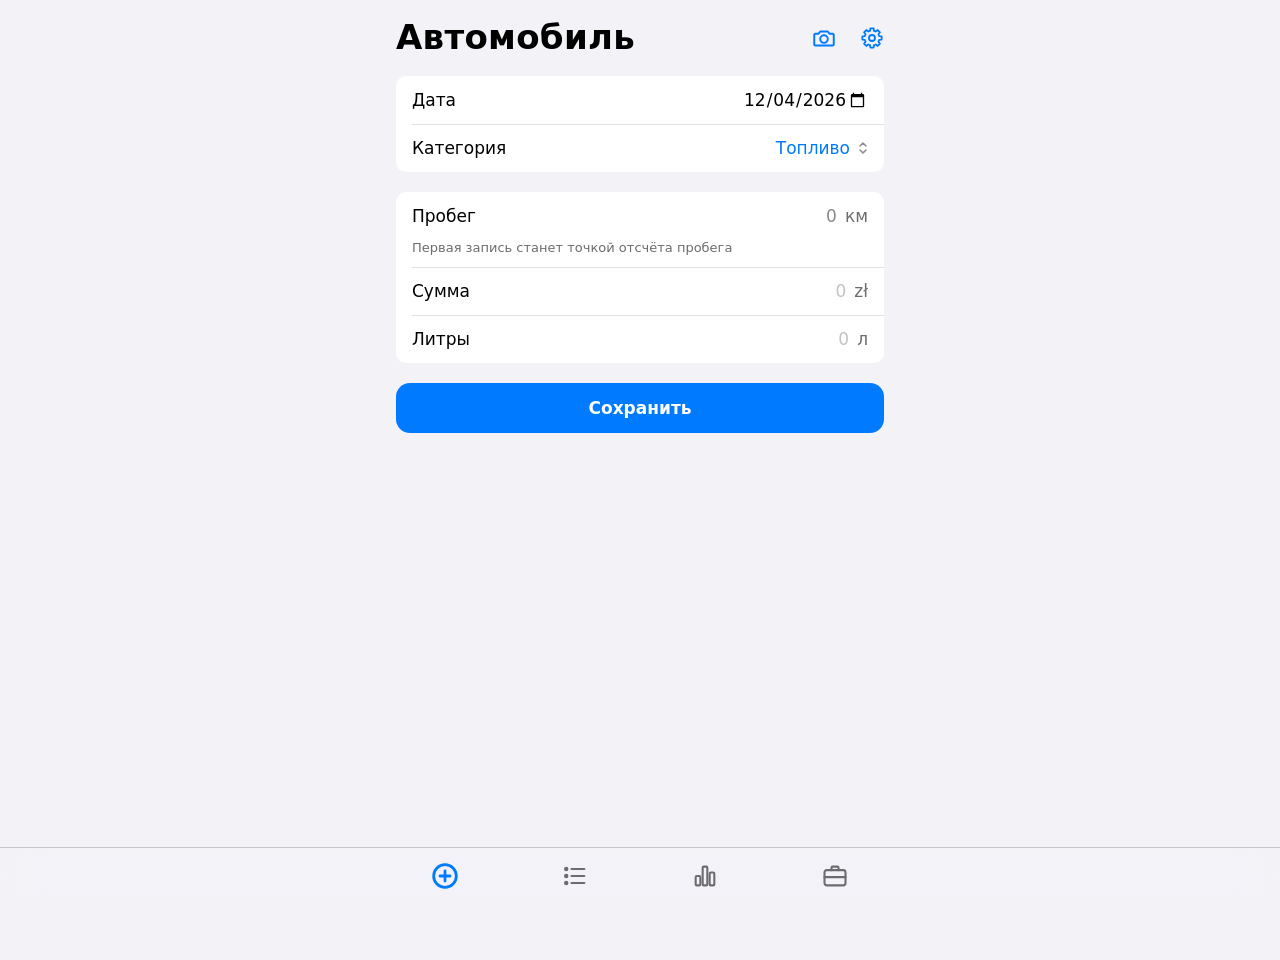
<file: index.html>
<!DOCTYPE html>
<html lang="ru">
<head>
  <meta charset="UTF-8">
  <!-- Политика безопасности: страница может запускать код только со своего адреса,
       не может отправлять данные на другие адреса, подгружать чужие картинки и отправлять формы. -->
  <meta http-equiv="Content-Security-Policy" content="default-src 'none'; script-src 'self' 'wasm-unsafe-eval'; style-src 'self'; img-src 'self' data:; connect-src 'self'; manifest-src 'self'; worker-src 'self'; form-action 'none'; base-uri 'none'">
  <meta name="viewport" content="width=device-width, initial-scale=1, viewport-fit=cover">
  <meta name="color-scheme" content="light dark">
  <link rel="manifest" href="manifest.json">
  <link rel="apple-touch-icon" href="icons/apple-touch-icon.png">
  <meta name="theme-color" content="#f2f2f7" media="(prefers-color-scheme: light)">
  <meta name="theme-color" content="#000000" media="(prefers-color-scheme: dark)">
  <meta name="mobile-web-app-capable" content="yes">
  <meta name="apple-mobile-web-app-capable" content="yes">
  <meta name="apple-mobile-web-app-title" content="Финансы">
  <meta name="apple-mobile-web-app-status-bar-style" content="black-translucent">
  <title>Учёт финансов</title>
  <script src="theme-init.js"></script>
  <link rel="stylesheet" href="style.css">
  <!-- Dexie: обёртка над IndexedDB (хранилище в браузере) -->
  <script src="libs/dexie.min.js"></script>
</head>
<body>

  <!-- ================= Главный экран ================= -->
  <div id="screen-main">
    <header class="large-title">
      <div class="title-row">
        <h1 id="app-title">Автомобиль</h1>
        <div class="title-actions">
          <button type="button" id="receipt-camera" class="icon-button" aria-label="Фото чека">
            <svg viewBox="0 0 24 24" width="26" height="26" fill="none" stroke="currentColor" stroke-width="1.8" stroke-linecap="round" stroke-linejoin="round" aria-hidden="true">
              <path d="M4 8h3l1.5-2h7L17 8h3a1 1 0 0 1 1 1v9a1 1 0 0 1-1 1H4a1 1 0 0 1-1-1V9a1 1 0 0 1 1-1z"/>
              <circle cx="12" cy="13" r="3.5"/>
            </svg>
          </button>
        <button type="button" id="open-settings" class="icon-button" aria-label="Настройки">
          <span class="badge" id="settings-badge" hidden></span>
          <svg viewBox="0 0 24 24" width="24" height="24" fill="none" stroke="currentColor" stroke-width="1.8" stroke-linejoin="round" aria-hidden="true">
            <path d="M10.08 4.85L10.38 2.33L13.62 2.33L13.92 4.85A7.4 7.4 0 0 1 15.70 5.59L17.69 4.02L19.98 6.31L18.41 8.30A7.4 7.4 0 0 1 19.15 10.08L21.67 10.38L21.67 13.62L19.15 13.92A7.4 7.4 0 0 1 18.41 15.70L19.98 17.69L17.69 19.98L15.70 18.41A7.4 7.4 0 0 1 13.92 19.15L13.62 21.67L10.38 21.67L10.08 19.15A7.4 7.4 0 0 1 8.30 18.41L6.31 19.98L4.02 17.69L5.59 15.70A7.4 7.4 0 0 1 4.85 13.92L2.33 13.62L2.33 10.38L4.85 10.08A7.4 7.4 0 0 1 5.59 8.30L4.02 6.31L6.31 4.02L8.30 5.59A7.4 7.4 0 0 1 10.08 4.85Z"/>
            <circle cx="12" cy="12" r="3"/>
          </svg>
        </button>
        </div>
      </div>
      <p class="subtitle" id="header-mileage"></p>
    </header>

    <main>
      <p id="app-error" class="banner" hidden></p>

      <!-- Напоминание о резервной копии -->
      <div class="reminder" id="backup-reminder" hidden>
        <p id="backup-reminder-text"></p>
        <div class="reminder-actions">
          <button type="button" id="reminder-save" class="link-button">Сохранить копию</button>
          <button type="button" id="reminder-later" class="link-button muted">Позже</button>
        </div>
      </div>

      <!-- Три экрана лежат в одной обёртке: при переключении они едут рядом (см. showTab в ui.js) -->
      <div id="panels">
      <!-- ===== Экран ввода ===== -->
      <section id="view-entry" role="tabpanel" aria-labelledby="tab-entry">
        <!-- Результат распознавания чека: ход работы и предупреждения. Фото обрабатывается на телефоне и нигде не сохраняется -->
        <p id="receipt-status" class="receipt-note" role="status" aria-live="polite" hidden></p>
        <input type="file" id="receipt-file" accept="image/*" capture="environment" hidden>

        <form id="entry-form" novalidate>

          <p class="edit-banner" id="edit-banner" hidden></p>

          <div class="group">
            <div class="row">
              <label for="date">Дата</label>
              <input type="date" id="date" aria-describedby="error-date">
              <p class="error" id="error-date"></p>
            </div>
            <div class="row">
              <label for="category">Категория</label>
              <select id="category" aria-describedby="error-category"></select>
              <p class="error" id="error-category"></p>
            </div>
          </div>

          <div class="group">
            <div class="row">
              <label for="mileage">Пробег</label>
              <!-- Зелёная метка "+500 км" между названием и значением, только для топлива -->
              <span id="mileage-delta" class="delta" hidden></span>
              <input type="text" id="mileage" inputmode="numeric" placeholder="0" autocomplete="off" aria-describedby="mileage-hint error-mileage">
              <span class="unit">км</span>
              <p class="hint" id="mileage-hint"></p>
              <p class="error" id="error-mileage"></p>
            </div>
            <div class="row">
              <label for="amount">Сумма</label>
              <input type="text" id="amount" inputmode="decimal" placeholder="0" autocomplete="off" aria-describedby="error-amount">
              <select id="currency" aria-label="Валюта"></select>
              <span class="unit" id="amount-unit"></span>
              <p class="error" id="error-amount"></p>
            </div>
            <!-- Появляется, когда выбрана валюта не базовая (только в разделах с мультивалютностью) -->
            <div class="row" id="field-rate" hidden>
              <label for="rate" id="rate-label">Курс</label>
              <input type="text" id="rate" inputmode="decimal" placeholder="3,9" autocomplete="off" aria-describedby="rate-hint rate-preview error-rate">
              <p class="hint" id="rate-hint"></p>
              <p class="hint" id="rate-preview"></p>
              <p class="error" id="error-rate"></p>
            </div>
            <!-- Только для категории "Топливо" -->
            <div class="row" id="field-liters" hidden>
              <label for="liters">Литры</label>
              <input type="text" id="liters" inputmode="decimal" placeholder="0" autocomplete="off" aria-describedby="error-liters">
              <span class="unit">л</span>
              <p class="error" id="error-liters"></p>
            </div>
            <!-- Для всех остальных категорий -->
            <div class="row" id="field-comment" hidden>
              <label for="comment">Комментарий</label>
              <input type="text" id="comment" maxlength="200" placeholder="Необязательно" autocomplete="off" aria-describedby="error-comment">
              <p class="error" id="error-comment"></p>
            </div>
          </div>

          <div class="form-actions">
            <button type="submit" id="save" class="primary">Сохранить</button>
            <button type="button" id="discard" class="discard" aria-label="Отменить ввод" title="Отменить ввод" hidden>
              <svg viewBox="0 0 24 24" width="16" height="16" fill="none" stroke="currentColor" stroke-width="3" stroke-linecap="round" aria-hidden="true">
                <path d="M6 6l12 12M18 6L6 18"/>
              </svg>
            </button>
          </div>
          <button type="button" id="cancel-edit" class="secondary" hidden>Отмена</button>
          <button type="button" id="delete" class="secondary destructive" hidden>Удалить запись</button>
        </form>
      </section>

      <!-- ===== Журнал: записи списком; нажатие на запись открывает её на изменение ===== -->
      <section id="view-history" role="tabpanel" aria-labelledby="tab-history" hidden>
        <div class="group">
          <div class="row">
            <label for="history-category">Категория</label>
            <select id="history-category"></select>
          </div>
        </div>
        <p class="footer" id="history-summary"></p>
        <ul id="history-list" class="group records"></ul>
      </section>

      <!-- ===== Экран статистики (графики добавим на этапе 8) ===== -->
      <section id="view-stats" role="tabpanel" aria-labelledby="tab-stats" hidden>
        <div class="group">
          <div class="row">
            <label for="stats-period">Период</label>
            <select id="stats-period">
              <option value="month">Текущий месяц</option>
              <option value="year">Текущий год</option>
              <option value="lastYear">Прошлый год</option>
              <option value="all">Всё время</option>
            </select>
          </div>
          <!-- Стрелки выбора месяца: видны только для периода "Текущий месяц" -->
          <div class="row month-nav" id="month-nav" hidden>
            <button type="button" id="month-prev" class="nav-arrow" aria-label="Предыдущий месяц">
              <svg viewBox="0 0 10 18" width="10" height="18" fill="none" stroke="currentColor" stroke-width="2.4" stroke-linecap="round" stroke-linejoin="round" aria-hidden="true"><path d="M8.5 1.5 1.5 9l7 7.5"/></svg>
            </button>
            <span class="month-title" id="month-nav-title"></span>
            <button type="button" id="month-next" class="nav-arrow" aria-label="Следующий месяц">
              <svg viewBox="0 0 10 18" width="10" height="18" fill="none" stroke="currentColor" stroke-width="2.4" stroke-linecap="round" stroke-linejoin="round" aria-hidden="true"><path d="M1.5 1.5 8.5 9l-7 7.5"/></svg>
            </button>
          </div>
        </div>
        <p class="footer" id="stats-range"></p>

        <div class="tiles" id="stats-summary"></div>
        <p class="footer" id="stats-empty" hidden>За этот период записей нет.</p>

        <div id="stats-details">
          <h2 id="stats-chart-title"></h2>
          <div class="chart-card">
            <div id="stats-chart"></div>
            <div class="legend" id="stats-legend"></div>
            <div class="chart-info" id="stats-chart-info" aria-live="polite"></div>
          </div>

          <div id="stats-chart2-block">
            <h2 id="stats-chart2-title"></h2>
            <div class="chart-card">
              <div id="stats-chart2"></div>
              <div class="chart-info" id="stats-chart2-info" aria-live="polite"></div>
            </div>
          </div>

          <h2>По категориям</h2>
          <ul id="stats-categories" class="group records"></ul>

          <div id="stats-groups-block">
            <h2 id="stats-groups-title"></h2>
            <ul id="stats-groups" class="group records"></ul>
          </div>
        </div>
      </section>

      <!-- ===== Поездки: список -> поездка -> форма поездки / форма расхода (показывается одно из четырёх) ===== -->
      <section id="view-trips" role="tabpanel" aria-labelledby="tab-trips" hidden>

        <!-- Список поездок -->
        <div id="trips-screen-list">
          <button type="button" id="trip-new" class="primary">Новая поездка</button>
          <h2>Поездки</h2>
          <ul id="trips-list" class="group records"></ul>
          <p class="footer" id="trips-note"></p>
        </div>

        <!-- Одна поездка: итог, категории, расходы -->
        <div id="trips-screen-trip" hidden>
          <button type="button" id="trip-back" class="nav-back">
            <svg viewBox="0 0 10 18" width="10" height="18" fill="none" stroke="currentColor" stroke-width="2.4" stroke-linecap="round" stroke-linejoin="round" aria-hidden="true"><path d="M8.5 1.5 1.5 9l7 7.5"/></svg>
            Поездки
          </button>
          <div class="trip-hero">
            <div class="trip-name" id="trip-title"></div>
            <div class="trip-dates" id="trip-dates"></div>
            <div class="trip-total" id="trip-total"></div>
            <div class="trip-sub" id="trip-sub"></div>
          </div>
          <button type="button" id="expense-new" class="primary">Добавить расход</button>
          <div id="trip-categories-block">
            <h2>По категориям</h2>
            <ul id="trip-categories" class="group records"></ul>
          </div>
          <h2>Расходы</h2>
          <ul id="trip-expenses" class="group records"></ul>
          <button type="button" id="trip-edit" class="secondary">Изменить поездку</button>
        </div>

        <!-- Форма поездки (новая или изменение) -->
        <form id="trip-form" data-no-swipe novalidate hidden>
          <p class="edit-banner" id="tf-banner"></p>
          <div class="group">
            <div class="row">
              <label for="tf-name">Название</label>
              <input type="text" id="tf-name" maxlength="60" placeholder="Например, Берлин" autocomplete="off" aria-describedby="error-tf-name">
              <p class="error" id="error-tf-name"></p>
            </div>
            <div class="row">
              <label for="tf-date-from">С</label>
              <input type="date" id="tf-date-from" aria-describedby="error-tf-date-from">
              <p class="error" id="error-tf-date-from"></p>
            </div>
            <div class="row">
              <label for="tf-date-to">По</label>
              <input type="date" id="tf-date-to" aria-describedby="error-tf-date-to">
              <p class="error" id="error-tf-date-to"></p>
            </div>
          </div>
          <div class="group">
            <div class="row">
              <label for="tf-currency">Валюта</label>
              <select id="tf-currency" aria-describedby="error-tf-currency"></select>
              <p class="error" id="error-tf-currency"></p>
            </div>
            <div class="row" id="field-tf-rate" hidden>
              <label for="tf-rate" id="tf-rate-label">Курс</label>
              <input type="text" id="tf-rate" inputmode="decimal" placeholder="4,3" autocomplete="off" aria-describedby="tf-rate-hint error-tf-rate">
              <p class="hint" id="tf-rate-hint"></p>
              <p class="error" id="error-tf-rate"></p>
            </div>
          </div>
          <p class="footer" id="tf-footer"></p>
          <div class="form-actions">
            <button type="submit" id="tf-save" class="primary">Сохранить</button>
          </div>
          <button type="button" id="tf-cancel" class="secondary">Отмена</button>
          <button type="button" id="tf-delete" class="secondary destructive" hidden>Удалить поездку</button>
        </form>

        <!-- Форма расхода (новый или изменение) -->
        <form id="expense-form" data-no-swipe novalidate hidden>
          <p class="edit-banner" id="ef-banner"></p>
          <div class="group">
            <div class="row">
              <label for="ef-date">Дата</label>
              <input type="date" id="ef-date" aria-describedby="error-ef-date">
              <p class="error" id="error-ef-date"></p>
            </div>
            <div class="row">
              <label for="ef-category">Категория</label>
              <select id="ef-category" aria-describedby="error-ef-category"></select>
              <p class="error" id="error-ef-category"></p>
            </div>
          </div>
          <div class="group">
            <div class="row">
              <label for="ef-amount">Сумма</label>
              <input type="text" id="ef-amount" inputmode="decimal" placeholder="0" autocomplete="off" aria-describedby="ef-preview error-ef-amount">
              <select id="ef-currency" aria-label="Валюта" aria-describedby="error-ef-currency"></select>
              <p class="hint ef-preview" id="ef-preview"></p>
              <p class="error" id="error-ef-amount"></p>
              <p class="error" id="error-ef-currency"></p>
            </div>
            <div class="row" id="field-ef-rate" hidden>
              <label for="ef-rate">Курс</label>
              <input type="text" id="ef-rate" inputmode="decimal" placeholder="4,3" autocomplete="off" aria-describedby="ef-rate-hint error-ef-rate">
              <p class="hint" id="ef-rate-hint"></p>
              <p class="error" id="error-ef-rate"></p>
            </div>
            <div class="row">
              <label for="ef-comment">Комментарий</label>
              <input type="text" id="ef-comment" maxlength="200" placeholder="Необязательно" autocomplete="off" aria-describedby="error-ef-comment">
              <p class="error" id="error-ef-comment"></p>
            </div>
          </div>
          <div class="form-actions">
            <button type="submit" id="ef-save" class="primary">Сохранить</button>
          </div>
          <button type="button" id="ef-cancel" class="secondary">Отмена</button>
          <button type="button" id="ef-delete" class="secondary destructive" hidden>Удалить расход</button>
        </form>
      </section>
      </div>
    </main>

    <!-- Нижняя панель: переключение экранов. Подписи для экранных читалок — в aria-label -->
    <nav class="tabbar" id="tabbar" aria-label="Экран">
      <div class="tabs" role="tablist">
        <button type="button" class="tab" role="tab" id="tab-entry" aria-controls="view-entry" aria-selected="true" aria-label="Ввод" title="Ввод">
          <svg viewBox="0 0 24 24" fill="none" stroke="currentColor" stroke-width="1.8" stroke-linecap="round" stroke-linejoin="round" aria-hidden="true">
            <circle cx="12" cy="12" r="9"/>
            <path d="M12 8v8M8 12h8"/>
          </svg>
        </button>
        <button type="button" class="tab" role="tab" id="tab-history" aria-controls="view-history" aria-selected="false" aria-label="Журнал" title="Журнал">
          <svg viewBox="0 0 24 24" fill="none" stroke="currentColor" stroke-width="1.8" stroke-linecap="round" stroke-linejoin="round" aria-hidden="true">
            <path d="M9 6h11M9 12h11M9 18h11"/>
            <circle cx="4.5" cy="6" r="1" fill="currentColor"/>
            <circle cx="4.5" cy="12" r="1" fill="currentColor"/>
            <circle cx="4.5" cy="18" r="1" fill="currentColor"/>
          </svg>
        </button>
        <button type="button" class="tab" role="tab" id="tab-stats" aria-controls="view-stats" aria-selected="false" aria-label="Статистика" title="Статистика">
          <svg viewBox="0 0 24 24" fill="none" stroke="currentColor" stroke-width="1.8" stroke-linecap="round" stroke-linejoin="round" aria-hidden="true">
            <rect x="4" y="12" width="4" height="8" rx="1"/>
            <rect x="10" y="4" width="4" height="16" rx="1"/>
            <rect x="16" y="9" width="4" height="11" rx="1"/>
          </svg>
        </button>
        <button type="button" class="tab" role="tab" id="tab-trips" aria-controls="view-trips" aria-selected="false" aria-label="Поездки" title="Поездки">
          <svg viewBox="0 0 24 24" fill="none" stroke="currentColor" stroke-width="1.8" stroke-linecap="round" stroke-linejoin="round" aria-hidden="true">
            <rect x="3" y="7" width="18" height="13" rx="2"/>
            <path d="M9 7V5a1 1 0 0 1 1-1h4a1 1 0 0 1 1 1v2M3 13h18"/>
          </svg>
        </button>
      </div>
    </nav>
  </div>

  <!-- ================= Экран настроек ================= -->
  <div id="screen-settings" hidden>
    <div class="navbar">
      <div class="navbar-inner">
        <button type="button" id="settings-back" class="nav-back">
          <svg viewBox="0 0 10 18" width="10" height="18" fill="none" stroke="currentColor" stroke-width="2.4" stroke-linecap="round" stroke-linejoin="round" aria-hidden="true"><path d="M8.5 1.5 1.5 9l7 7.5"/></svg>
          Назад
        </button>
        <span class="nav-title">Настройки</span>
        <span></span>
      </div>
    </div>

    <main>
      <h2 class="first">Категории</h2>

      <!-- Редактор категории: открывается для новой или выбранной категории -->
      <form id="category-form" novalidate hidden>
        <p class="edit-banner" id="cat-banner"></p>
        <div class="group">
          <div class="row">
            <label for="cat-name">Название</label>
            <input type="text" id="cat-name" maxlength="40" placeholder="Например, Мойка" autocomplete="off" aria-describedby="error-cat-name">
            <p class="error" id="error-cat-name"></p>
          </div>
          <div class="row">
            <label for="cat-kind">Тип</label>
            <select id="cat-kind" aria-describedby="cat-kind-hint error-cat-kind">
              <option value="regular">Обычная</option>
              <option value="fuel">Топливо</option>
            </select>
            <p class="hint" id="cat-kind-hint"></p>
            <p class="error" id="error-cat-kind"></p>
          </div>
        </div>
        <button type="submit" id="cat-save" class="primary">Сохранить</button>
        <button type="button" id="cat-cancel" class="secondary">Отмена</button>
        <button type="button" id="cat-delete" class="secondary destructive" hidden>Удалить категорию</button>
      </form>

      <ul id="categories-list" class="group records"></ul>
      <p class="footer">Скрытые категории не показываются в форме, но их записи остаются в истории.</p>
      <button type="button" id="add-category" class="secondary">Добавить категорию</button>

      <h2>Оформление</h2>
      <div class="group">
        <div class="row">
          <label for="theme-select">Тема</label>
          <select id="theme-select">
            <option value="system">Как в системе</option>
            <option value="light">Светлая</option>
            <option value="dark">Тёмная</option>
          </select>
        </div>
      </div>

      <h2>Чек</h2>
      <div class="group">
        <button type="button" id="receipt-gallery" class="row-button">Фото чека из галереи…</button>
        <button type="button" id="receipt-show-text" class="row-button">Текст последнего чека</button>
      </div>
      <p class="footer pre" id="receipt-debug" hidden></p>
      <p class="footer">Значок камеры на вкладке «Ввод» открывает камеру сразу. Фото обрабатывается на телефоне, нигде не сохраняется и никуда не отправляется. Если на чеке есть не только топливо, записываются только сумма и литры топлива.</p>
      <input type="file" id="receipt-file-gallery" accept="image/*" hidden>

      <h2>Данные</h2>
      <div class="group">
        <button type="button" id="export-backup" class="row-button">Сохранить резервную копию</button>
        <button type="button" id="restore-backup" class="row-button">Восстановить из копии…</button>
        <button type="button" id="open-snapshots" class="row-button">Автокопии в приложении…</button>
        <button type="button" id="import-csv" class="row-button">Импорт из CSV (Google Таблицы)…</button>
        <button type="button" id="export-csv" class="row-button">Выгрузить в CSV для таблиц</button>
        <button type="button" id="clear-records" class="row-button destructive">Удалить все записи…</button>
      </div>
      <p class="footer pre" id="data-footer"></p>
      <input type="file" id="restore-file" accept=".json,application/json" hidden>
      <input type="file" id="import-file" accept=".csv,text/csv,text/plain" hidden>

      <!-- Предпросмотр импорта: открывается после выбора CSV-файла -->
      <form id="import-form" novalidate hidden>
        <p class="edit-banner" id="import-banner"></p>
        <div class="group">
          <div class="row"><span class="row-label">Найдено строк</span><span class="row-value" id="import-total"></span></div>
          <div class="row"><span class="row-label">Будет добавлено</span><span class="row-value" id="import-ready"></span></div>
          <div class="row"><span class="row-label">Уже есть (пропуск)</span><span class="row-value" id="import-dups"></span></div>
          <div class="row"><span class="row-label">С ошибками</span><span class="row-value" id="import-errors"></span></div>
          <div class="row">
            <label for="import-category">Категория</label>
            <select id="import-category"></select>
            <p class="hint">Для строк, у которых в файле нет своей категории.</p>
          </div>
        </div>
        <p class="footer pre" id="import-details"></p>
        <button type="submit" id="import-confirm" class="primary">Импортировать</button>
        <button type="button" id="import-cancel" class="secondary">Отмена</button>
      </form>

      <!-- Автокопии внутри приложения -->
      <div id="snapshots-panel" hidden>
        <p class="edit-banner">Автокопии в приложении</p>
        <ul id="snapshots-list" class="group records"></ul>
        <p class="footer">Нажмите на копию, чтобы вернуть данные к тому состоянию. Приложение само делает копию в начале дня и перед опасными действиями (восстановление, импорт, удаление всех записей), хранятся последние 10. Они лежат в этом же браузере, поэтому от его очистки не защищают, для этого нужна резервная копия-файл.</p>
        <button type="button" id="snapshots-close" class="secondary">Закрыть</button>
      </div>
    </main>
  </div>

  <div id="toast" class="toast" role="status" aria-live="polite"></div>

  <script type="module" src="app.js"></script>
</body>
</html>
</file>
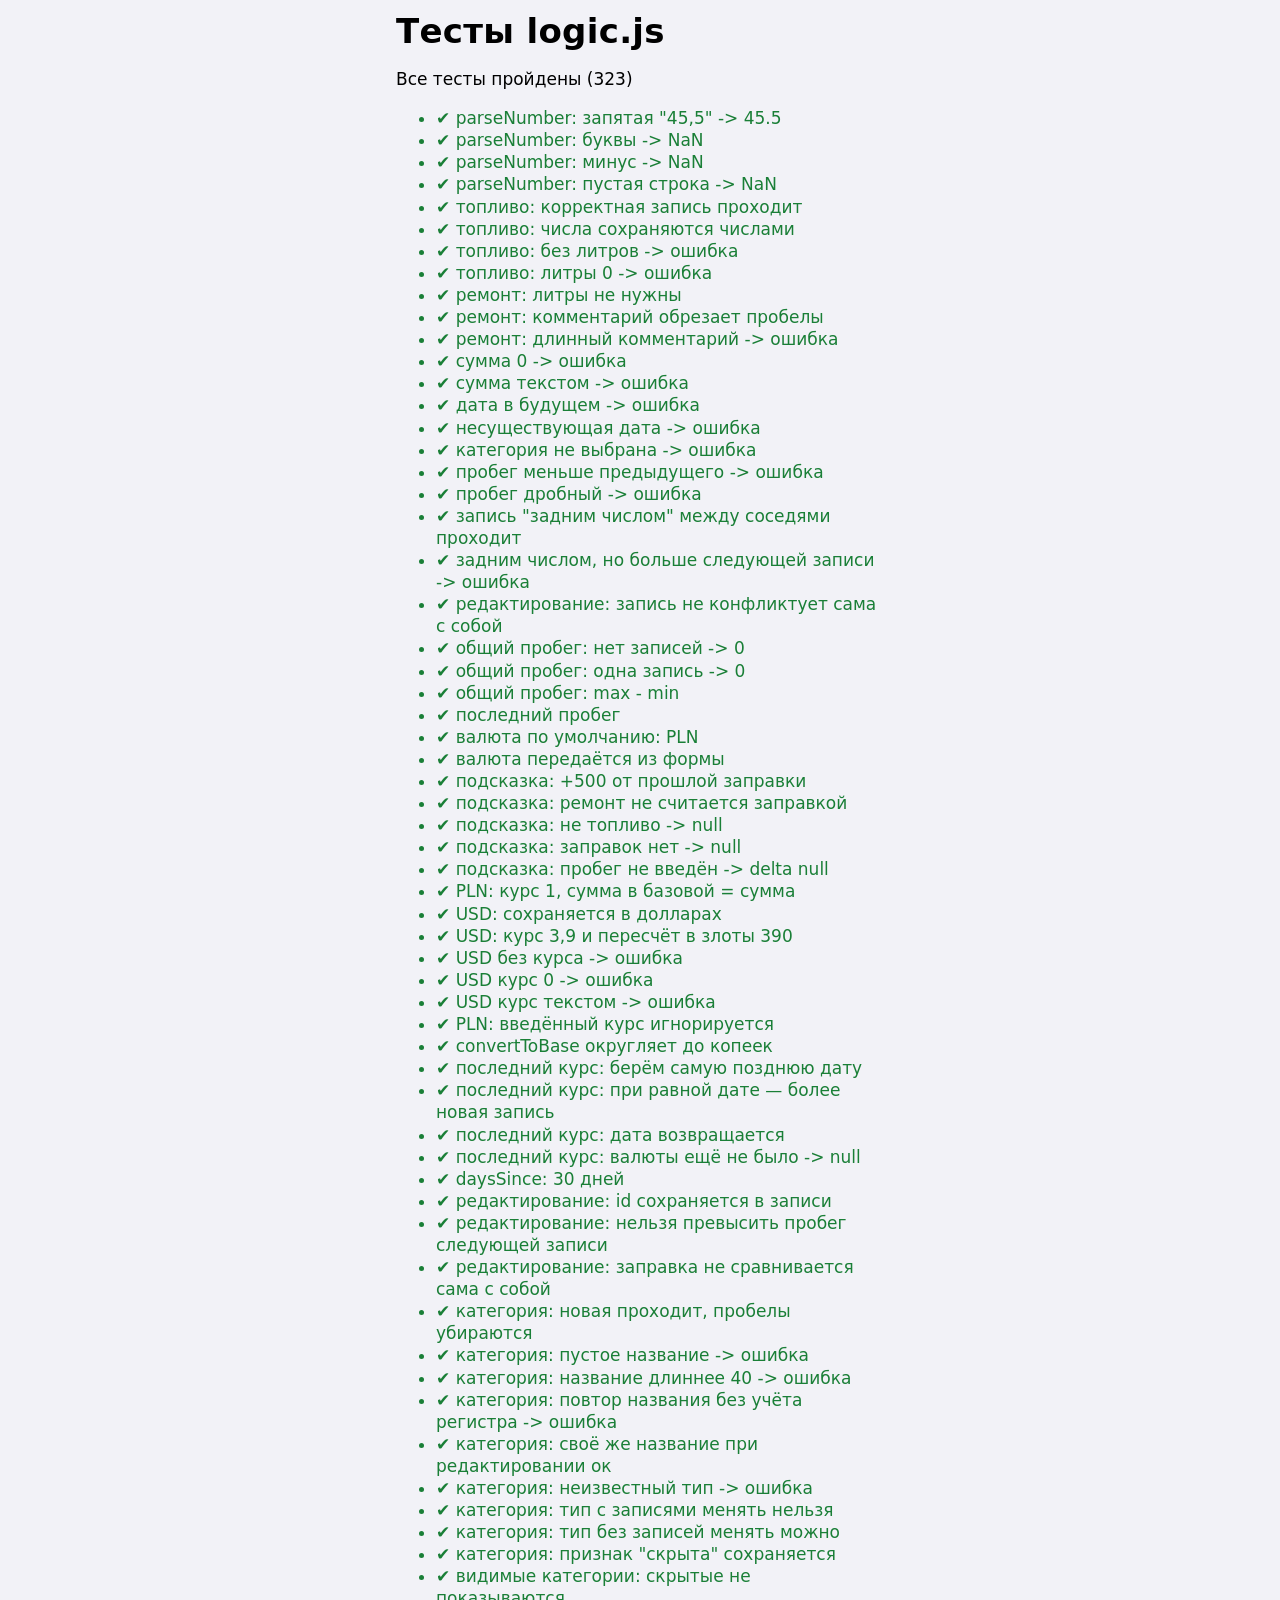
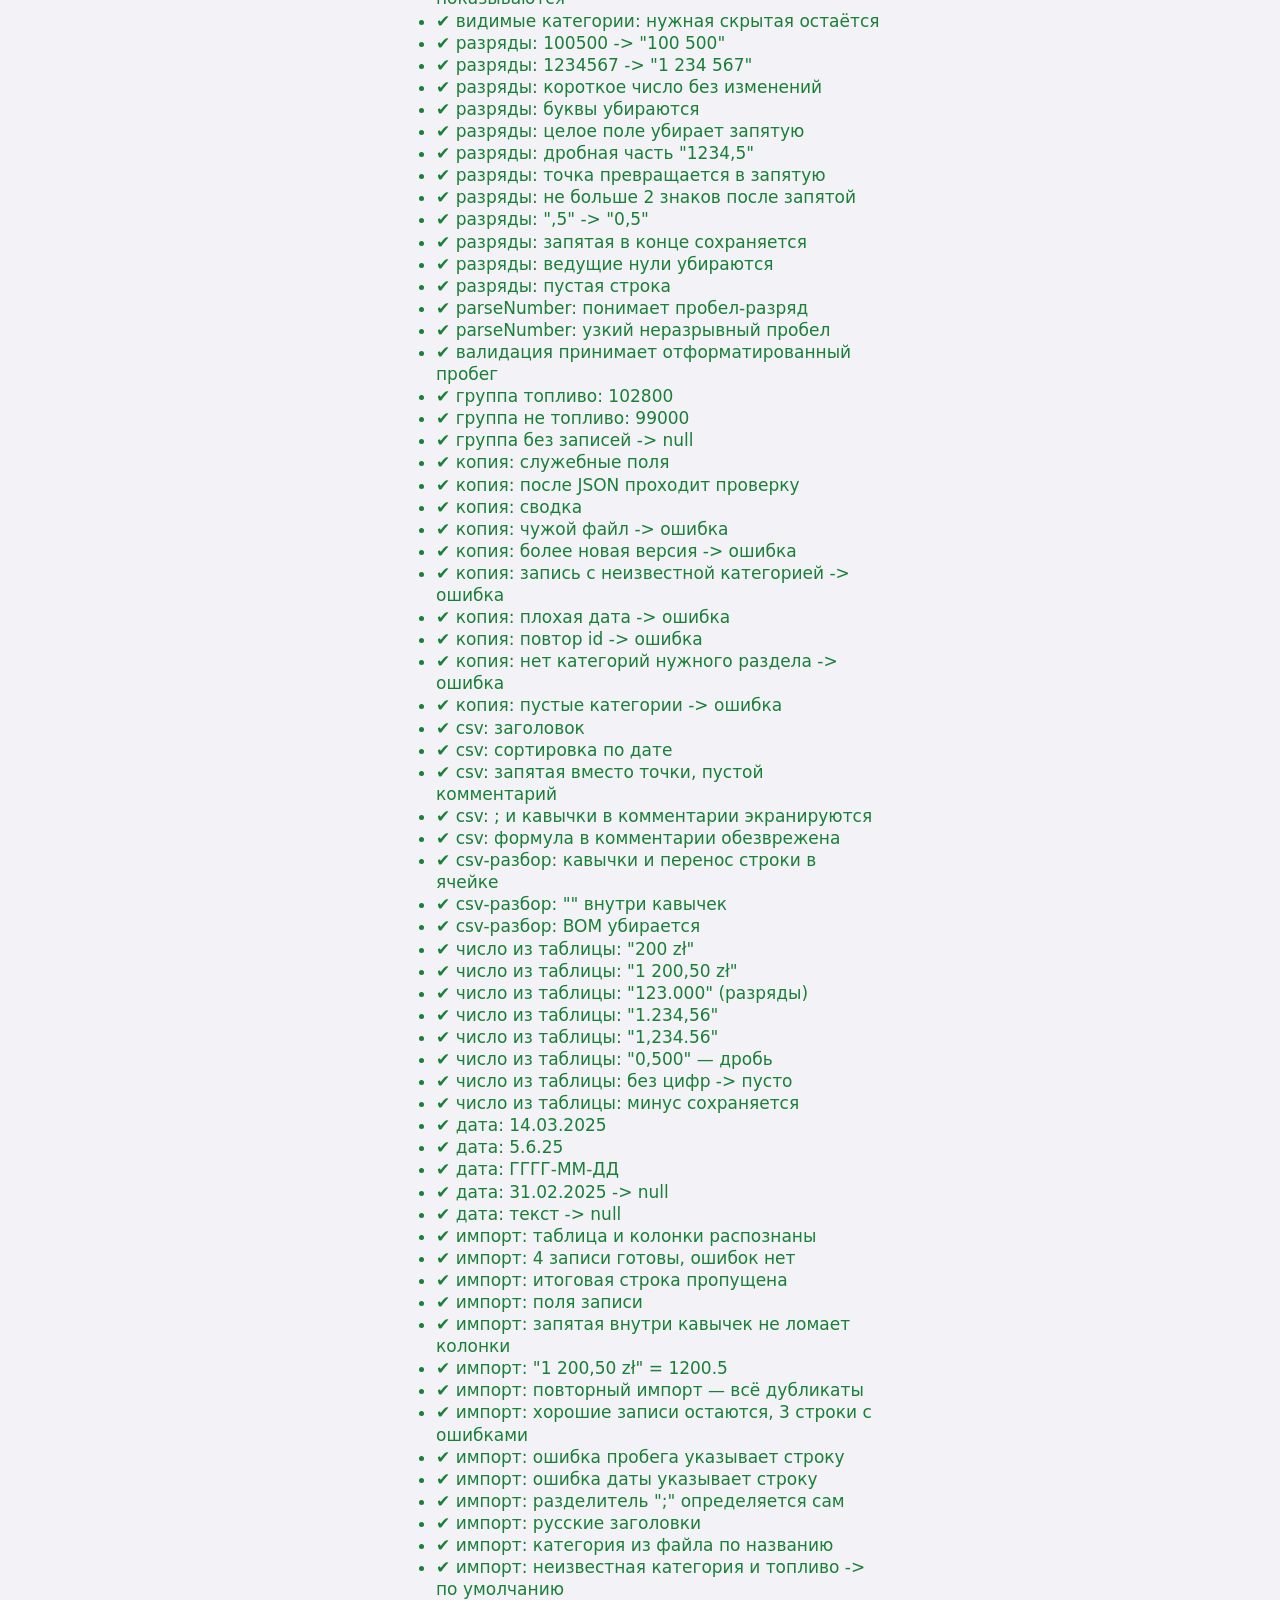
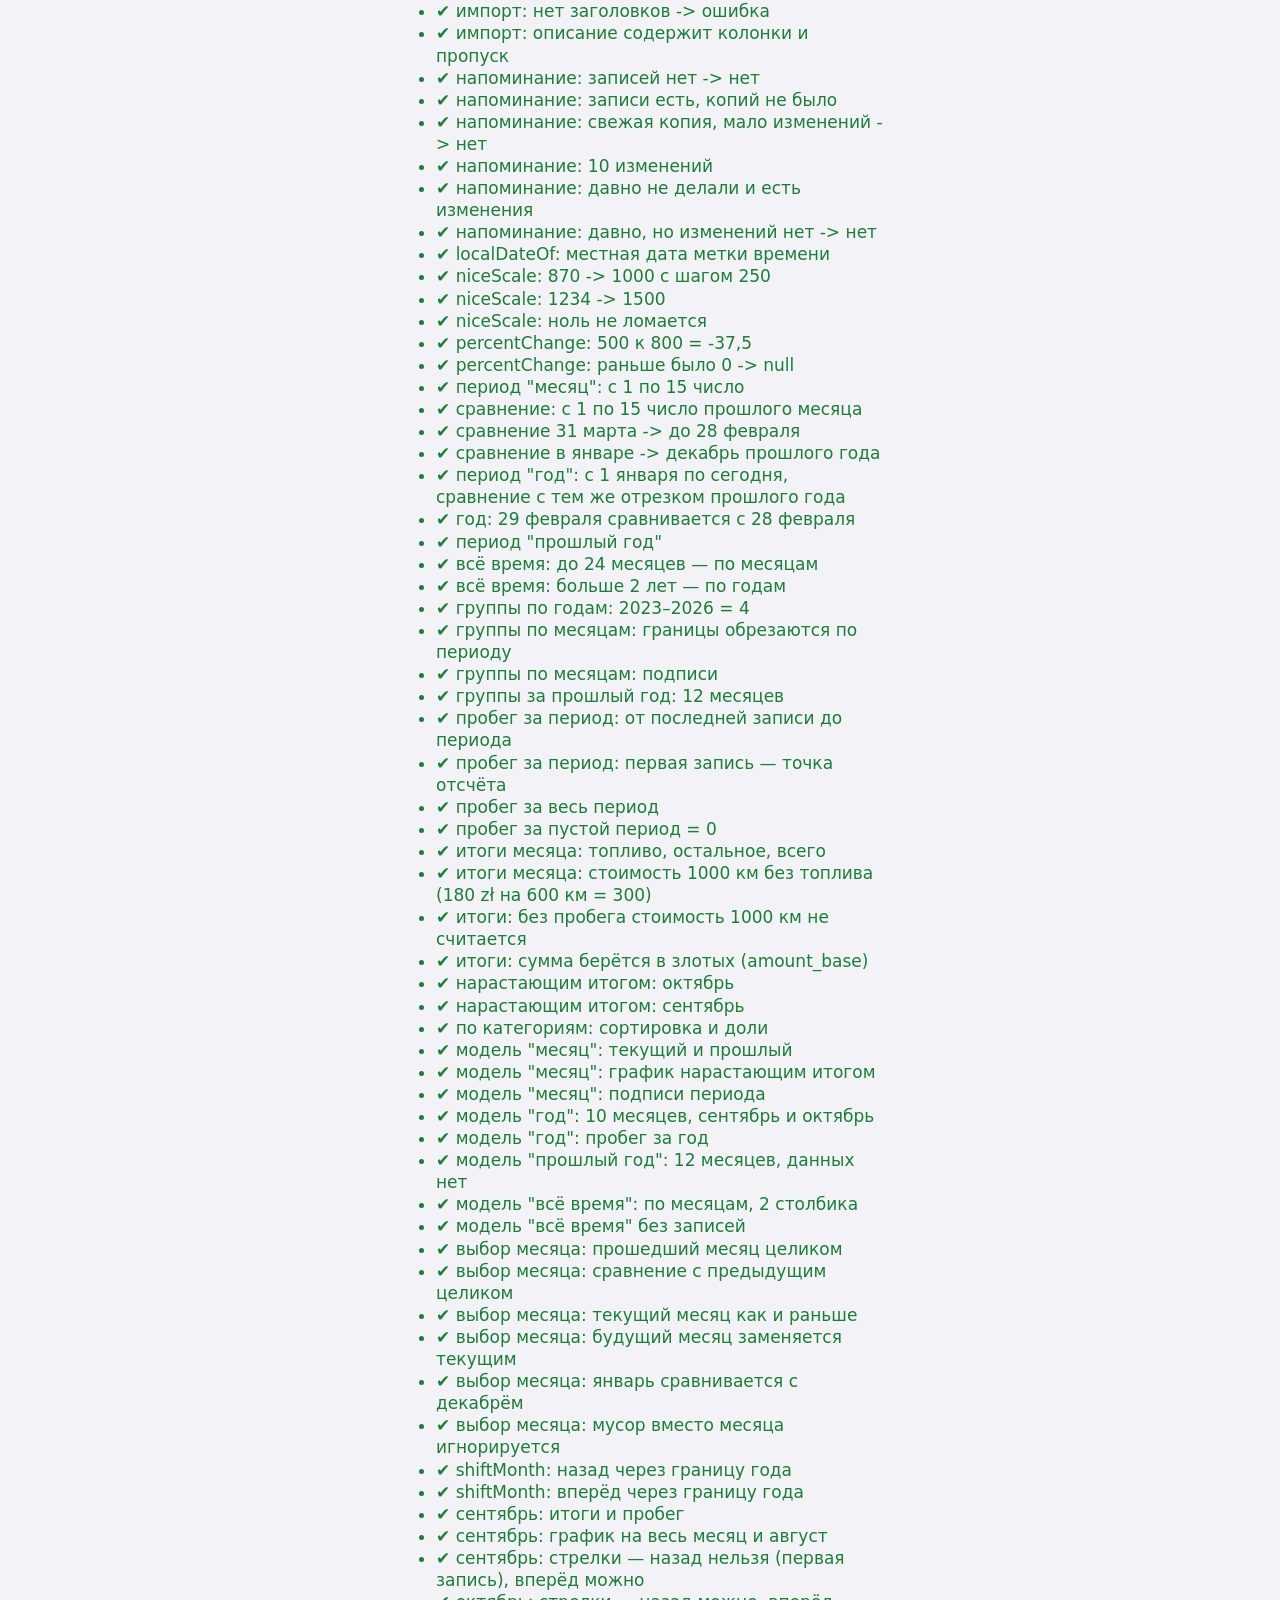
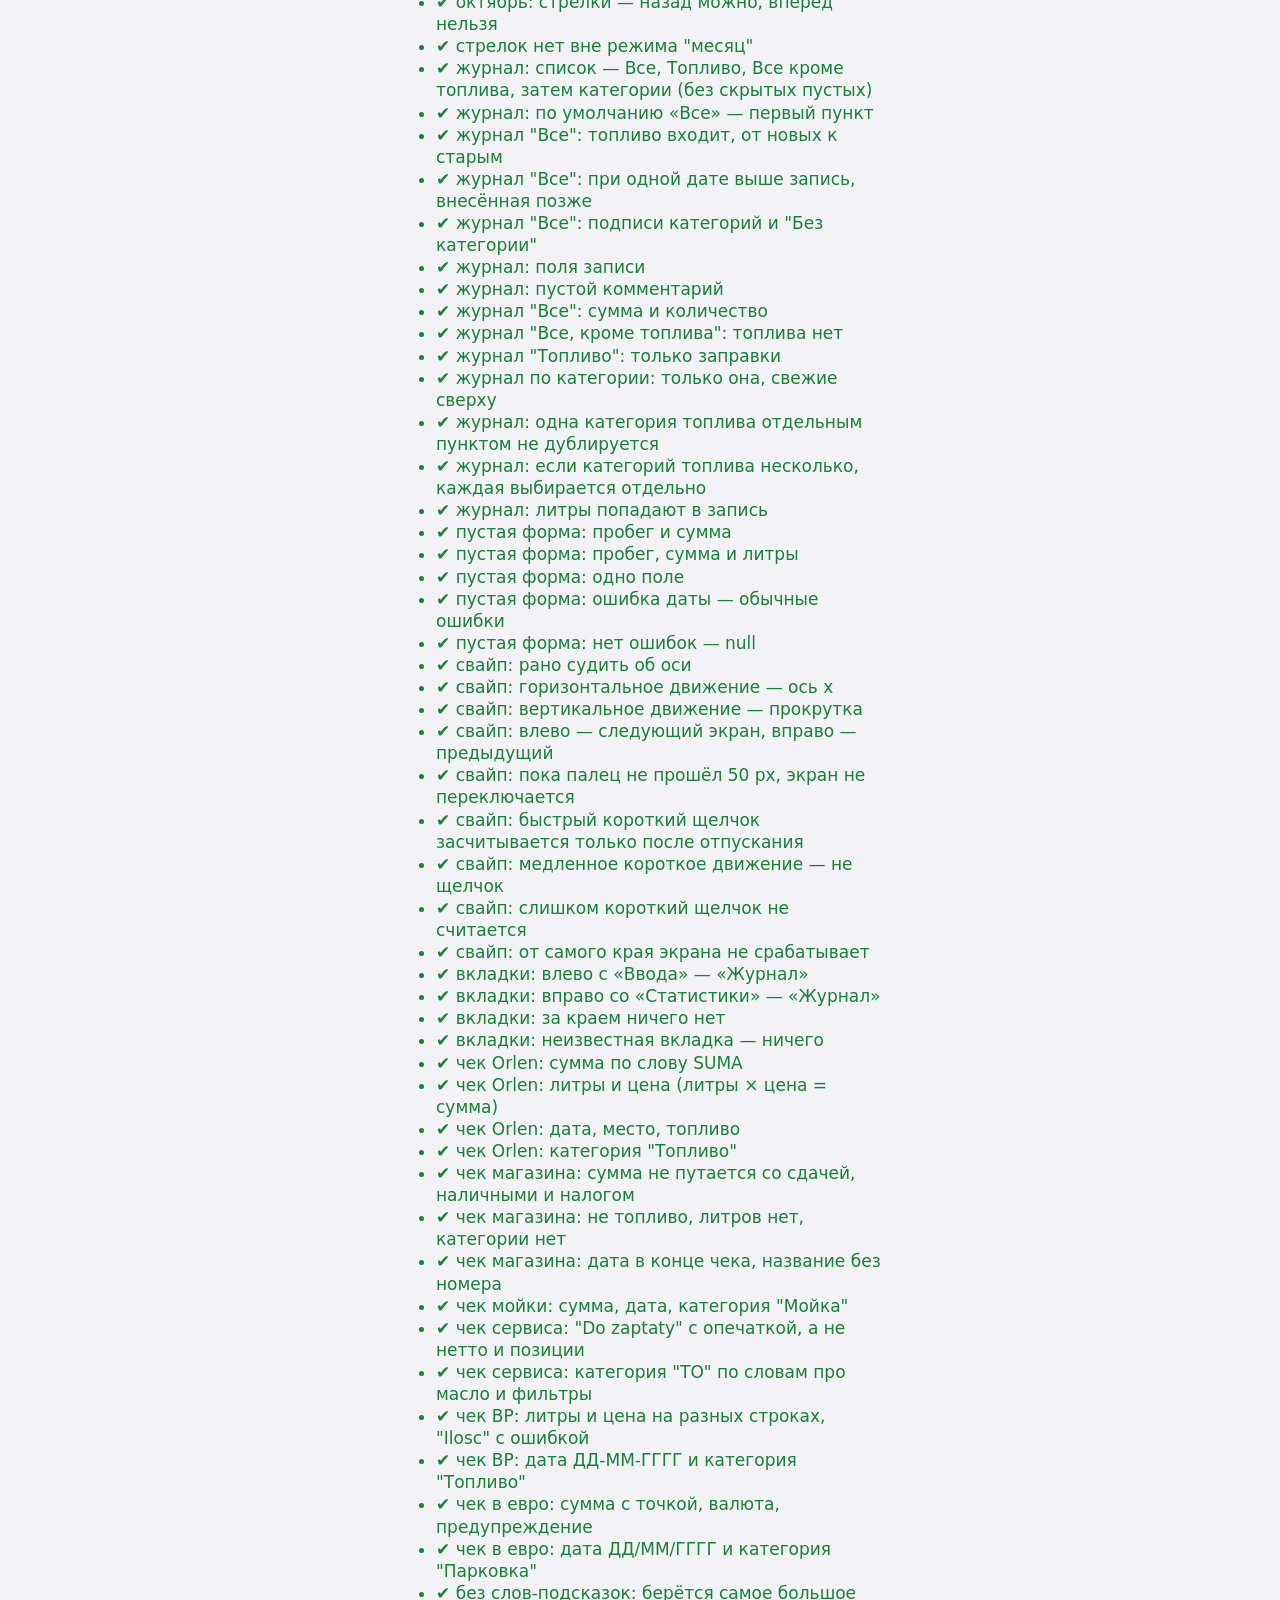
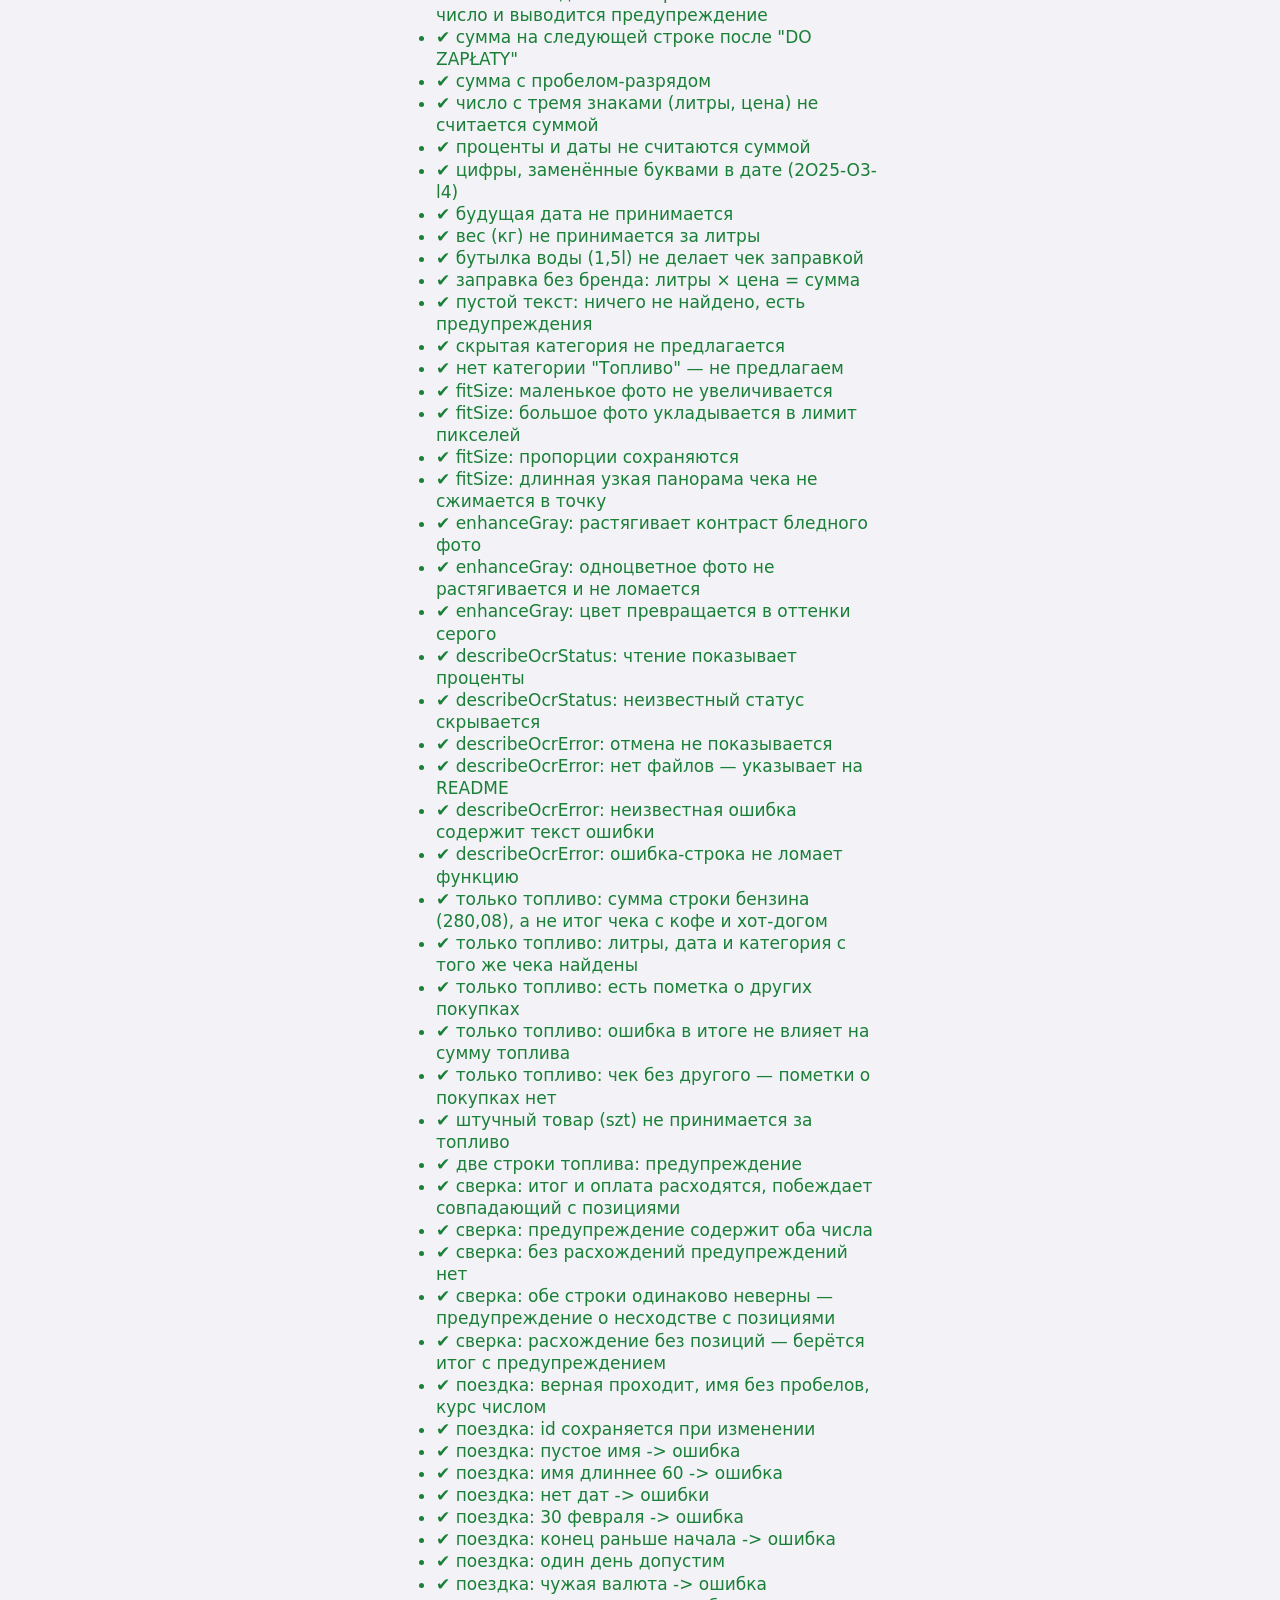
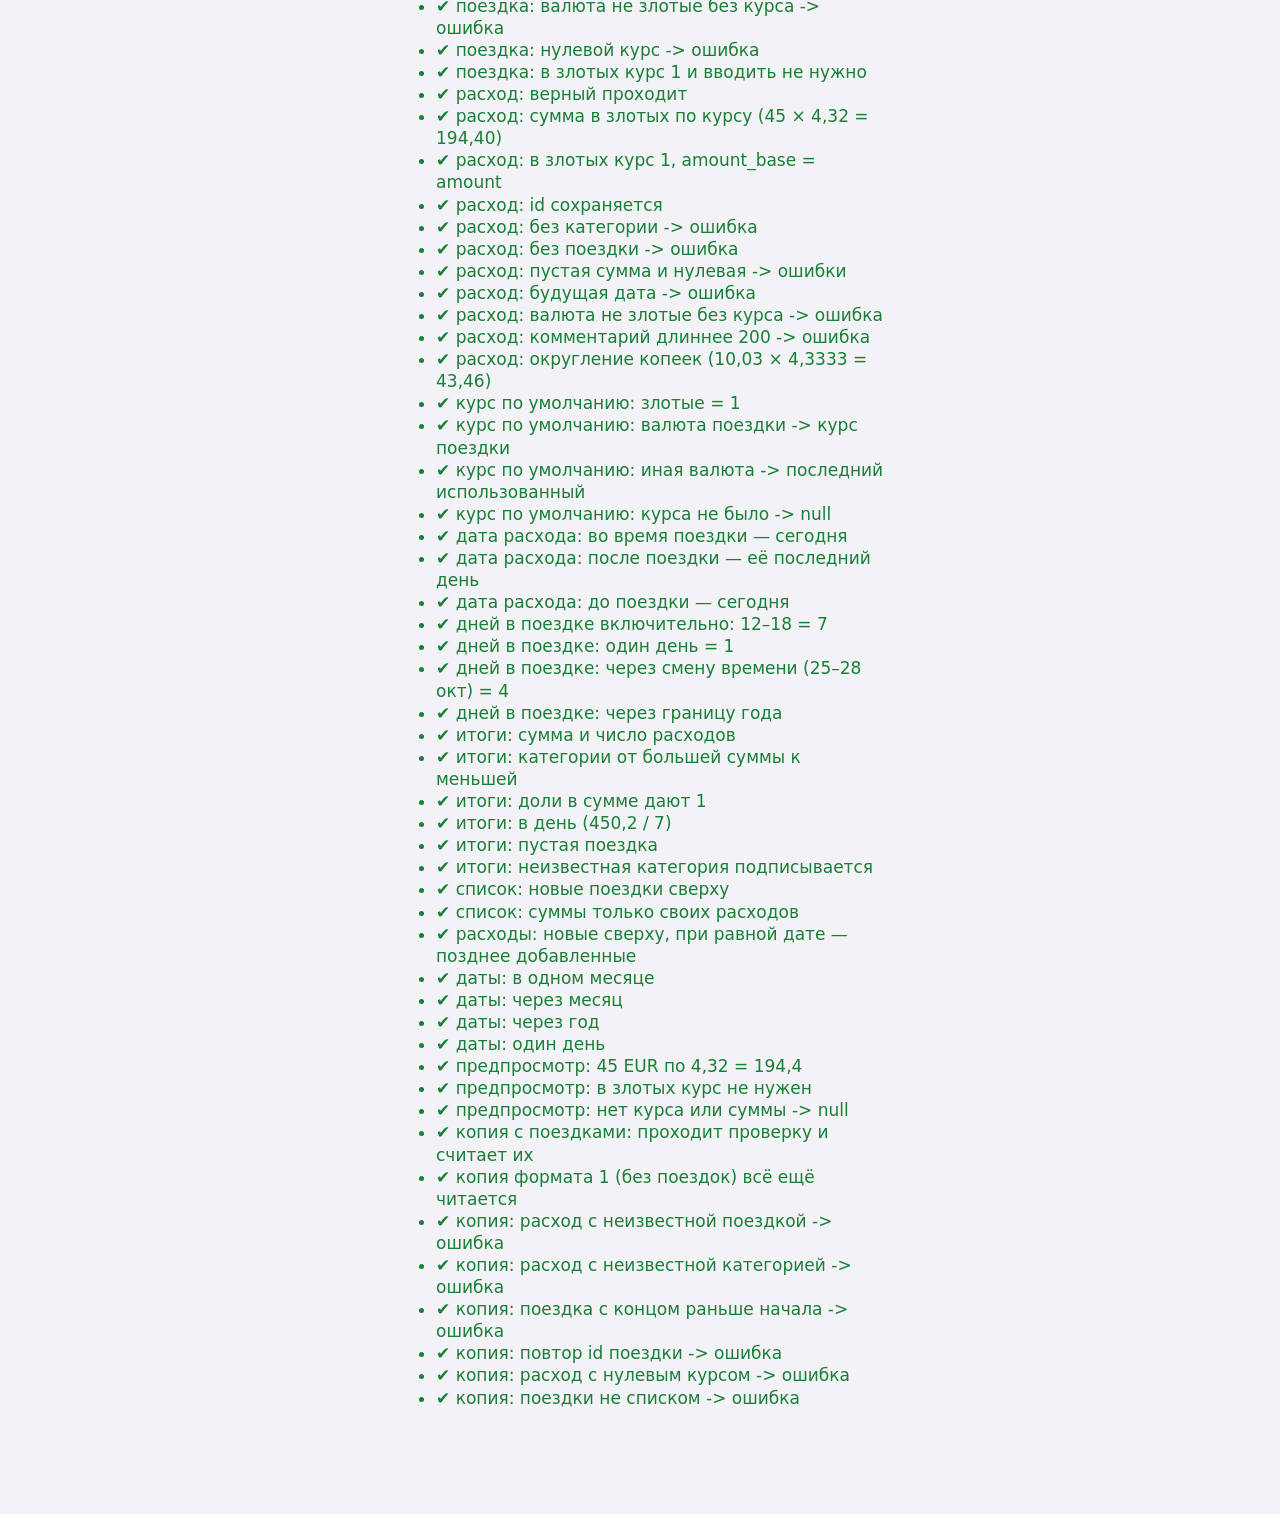
<file: tests.html>
<!DOCTYPE html>
<html lang="ru">
<head>
  <meta charset="UTF-8">
  <meta name="viewport" content="width=device-width, initial-scale=1">
  <title>Тесты</title>
  <link rel="stylesheet" href="style.css">
</head>
<body>
  <main>
    <h1>Тесты logic.js</h1>
    <p id="summary">Запуск…</p>
    <ul id="results"></ul>
  </main>
  <script type="module" src="tests.js"></script>
</body>
</html>
</file>
<file: style.css>
/* Стиль iOS: сгруппированные списки, системные цвета, большой заголовок.
   Шрифт SF Pro подставится сам на устройствах Apple; на других системах
   будет системный шрифт (Roboto, Segoe UI и т.п.). */

:root {
  --bg: #f2f2f7;          /* systemGroupedBackground */
  --cell: #ffffff;        /* фон строк */
  --label: #000000;
  --secondary: #6c6c70;   /* вторичный текст */
  --placeholder: #c3c3c7;
  --sep: #c6c6c8;         /* тонкие разделители */
  --tint: #007aff;        /* системный синий */
  --on-tint: #ffffff;
  --plus: #248a3d;        /* зелёный, читаемый на белом */
  --red: #d70015;
  --fill: rgba(118, 118, 128, 0.12); /* фон сегментного переключателя */
  --thumb: #ffffff;
  --bar: rgba(242, 242, 247, 0.85);
  --toast: rgba(60, 60, 67, 0.92);
}
/* Тёмная тема: по настройке системы (если вручную не выбрана светлая) или если выбрана вручную.
   Список цветов повторяется дважды: в CSS нельзя применить один набор к двум разным условиям. */
@media (prefers-color-scheme: dark) {
  :root:not([data-theme="light"]) {
    --bg: #000000;
    --cell: #1c1c1e;
    --label: #ffffff;
    --secondary: #98989f;
    --placeholder: #5a5a5e;
    --sep: #38383a;
    --tint: #0a84ff;
    --plus: #30d158;
    --red: #ff453a;
    --fill: rgba(118, 118, 128, 0.24);
    --thumb: #636366;
    --bar: rgba(0, 0, 0, 0.8);
  }
}
:root[data-theme="dark"] {
  --bg: #000000;
  --cell: #1c1c1e;
  --label: #ffffff;
  --secondary: #98989f;
  --placeholder: #5a5a5e;
  --sep: #38383a;
  --tint: #0a84ff;
  --plus: #30d158;
  --red: #ff453a;
  --fill: rgba(118, 118, 128, 0.24);
  --thumb: #636366;
  --bar: rgba(0, 0, 0, 0.8);
}
:root[data-theme="light"] { color-scheme: light; }
:root[data-theme="dark"] { color-scheme: dark; }

* { box-sizing: border-box; -webkit-tap-highlight-color: transparent; }
[hidden] { display: none !important; }

html, body { touch-action: pan-y pinch-zoom; } /* горизонтальные жесты отдаём приложению (свайп экрана) */
body {
  margin: 0;
  font-family: -apple-system, BlinkMacSystemFont, "SF Pro Text", "Helvetica Neue", system-ui, sans-serif;
  font-size: 17px;
  line-height: 1.3;
  background: var(--bg);
  color: var(--label);
  -webkit-font-smoothing: antialiased;
}

/* ---------- Большой заголовок ---------- */
.large-title {
  max-width: 520px;
  margin: 0 auto;
  padding: calc(env(safe-area-inset-top, 0px) + 16px) max(16px, env(safe-area-inset-right)) 4px max(16px, env(safe-area-inset-left));
}
h1 { margin: 0; font-size: 34px; line-height: 1.15; font-weight: 700; letter-spacing: 0.3px; }

/* ---------- Сегментный переключатель ---------- */
.tab:focus-visible, .primary:focus-visible { outline: 2px solid var(--tint); outline-offset: 2px; }

main {
  max-width: 520px;
  margin: 0 auto;
  padding: 12px max(16px, env(safe-area-inset-right)) calc(88px + env(safe-area-inset-bottom, 0px)) max(16px, env(safe-area-inset-left)); /* снизу место под панель вкладок */
}

/* ---------- Сгруппированный список ---------- */
.group {
  margin: 0 0 20px;
  padding: 0;
  list-style: none;
  background: var(--cell);
  border-radius: 10px;
  overflow: hidden;
}
.row {
  display: flex;
  flex-wrap: wrap;           /* подсказка и ошибка переносятся на новую строку внутри ячейки */
  align-items: center;
  column-gap: 8px;
  min-height: 48px;
  padding: 0 16px;
}
/* Разделитель между строками: тонкая линия с отступом слева, как в iOS */
.row + .row {
  background-image: linear-gradient(var(--sep), var(--sep));
  background-size: calc(100% - 16px) 0.5px;
  background-position: right top;
  background-repeat: no-repeat;
}
.row label, .row-label { flex: 0 0 auto; white-space: nowrap; }
.row:focus-within label { color: var(--tint); }
.row:has([aria-invalid="true"]) label { color: var(--red); }

.row input, .row select {
  flex: 1 1 0;
  min-width: 0;
  height: 48px;
  padding: 0;
  font: inherit;
  color: var(--label);
  text-align: right;
  background: transparent;
  border: 0;
  border-radius: 0;
  -webkit-appearance: none;
  appearance: none;
  caret-color: var(--tint);
}
.row input:focus, .row select:focus { outline: none; }
.row input::placeholder { color: var(--placeholder); }

/* Дата: оставляем родной переключатель iOS, не растягиваем */
.row input[type="date"] { flex: 0 0 auto; width: auto; margin-left: auto; }

/* Категория: значение синим и шеврон, как в меню iOS */
.row select {
  color: var(--tint);
  text-align-last: right;
  padding-right: 18px;
  background-image: url("data:image/svg+xml,%3Csvg xmlns='http://www.w3.org/2000/svg' width='10' height='16' viewBox='0 0 10 16' fill='none' stroke='%238e8e93' stroke-width='1.6' stroke-linecap='round' stroke-linejoin='round'%3E%3Cpath d='M2 6l3-3 3 3M2 10l3 3 3-3'/%3E%3C/svg%3E");
  background-repeat: no-repeat;
  background-position: right center;
}

.hint, .error {
  flex: 0 0 100%;
  margin: 0;
  padding: 0 0 10px;
  font-size: 13px;
  line-height: 1.3;
}
.hint { color: var(--secondary); }
.error { color: var(--red); }
.hint:empty, .error:empty { display: none; }

/* Метка прироста пробега: "+500 км" */
.delta {
  flex: 0 0 auto;
  padding: 2px 8px;
  font-size: 15px;
  font-weight: 600;
  border-radius: 999px;
  background: color-mix(in srgb, currentColor 14%, transparent);
}
.delta[data-sign="plus"]  { color: var(--plus); }
.delta[data-sign="minus"] { color: var(--red); }
.delta[data-sign="zero"]  { color: var(--secondary); }

/* ---------- Кнопка ---------- */
button.primary {
  width: 100%;
  height: 50px;
  margin-top: 4px;
  font: inherit;
  font-weight: 600;
  border: 0;
  border-radius: 14px;
  background: var(--tint);
  color: var(--on-tint);
  cursor: pointer;
}
button.primary:active { opacity: 0.6; }
button.primary:disabled { opacity: 0.4; cursor: default; }

/* ---------- Последние записи ---------- */
h2 { margin: 28px 0 8px; padding-left: 4px; font-size: 20px; font-weight: 700; }
.records li {
  display: flex;
  justify-content: space-between;
  gap: 12px;
  padding: 10px 16px;
}
.records li + li {
  background-image: linear-gradient(var(--sep), var(--sep));
  background-size: calc(100% - 16px) 0.5px;
  background-position: right top;
  background-repeat: no-repeat;
}
.records .right { text-align: right; white-space: nowrap; }
.records .title { font-size: 17px; }
.records .sub { font-size: 15px; color: var(--secondary); }
.records li.empty { display: block; padding: 16px; color: var(--secondary); text-align: center; }

/* ---------- Статистика ---------- */
.row-value { margin-left: auto; font-weight: 600; }
.footer { margin: -12px 0 0; padding: 0 16px; font-size: 13px; color: var(--secondary); }

/* ---------- Уведомления ---------- */
.banner {
  margin: 0 0 16px;
  padding: 12px 16px;
  border-radius: 10px;
  background: var(--cell);
  color: var(--red);
}
.toast {
  position: fixed;
  left: 50%;
  bottom: calc(80px + env(safe-area-inset-bottom, 0px)); /* над нижней панелью */
  transform: translate(-50%, 16px);
  padding: 12px 20px;
  border-radius: 999px;
  background: var(--toast);
  color: #fff;
  font-size: 15px;
  opacity: 0;
  pointer-events: none;
  transition: opacity 0.2s, transform 0.2s;
  -webkit-backdrop-filter: blur(20px);
  backdrop-filter: blur(20px);
}
.toast.show { opacity: 1; transform: translate(-50%, 0); }
@media (prefers-reduced-motion: reduce) { .toast { transition: none; } }

/* Выбор валюты рядом с суммой: узкий, по ширине самого длинного кода */
.row select#currency { flex: 0 0 auto; padding-left: 10px; }

/* ---------- Общий пробег под заголовком ---------- */
.subtitle { margin: 2px 0 0; font-size: 17px; color: var(--secondary); }

/* ---------- Редактирование записи ---------- */
.edit-banner { margin: 0 4px 8px; font-size: 15px; font-weight: 600; color: var(--tint); }

button.secondary {
  display: block;
  width: 100%;
  height: 50px;
  margin-top: 10px;
  font: inherit;
  font-weight: 600;
  border: 0;
  border-radius: 14px;
  background: var(--cell);
  color: var(--tint);
  cursor: pointer;
}
button.secondary:active { opacity: 0.6; }
button.secondary:focus-visible { outline: 2px solid var(--tint); outline-offset: 2px; }
button.destructive { color: var(--red); }

/* Строки списка нажимаются: тап открывает запись на редактирование */
.records li[role="button"] { cursor: pointer; }
.records li[role="button"]:active { background-color: color-mix(in srgb, var(--label) 8%, transparent); }
.records li[aria-current="true"] { background-color: color-mix(in srgb, var(--tint) 12%, transparent); }
.records li:focus-visible { outline: 2px solid var(--tint); outline-offset: -2px; }

/* ---------- Заголовок с шестерёнкой ---------- */
.title-row { display: flex; align-items: center; justify-content: space-between; }
.icon-button {
  display: grid;
  place-items: center;
  width: 44px;
  height: 44px;
  margin-right: -10px;
  border: 0;
  border-radius: 50%;
  background: transparent;
  color: var(--tint);
  cursor: pointer;
}
.icon-button:active { opacity: 0.5; }
.icon-button:focus-visible { outline: 2px solid var(--tint); outline-offset: 0; }
.subtitle:empty { display: none; }

/* ---------- Экран настроек ---------- */
.navbar {
  position: sticky;
  top: env(safe-area-inset-top, 0px);
  z-index: 2;
  padding: 8px max(16px, env(safe-area-inset-right)) 8px max(16px, env(safe-area-inset-left));
  background: var(--bar);
  -webkit-backdrop-filter: saturate(180%) blur(20px);
  backdrop-filter: saturate(180%) blur(20px);
}
.navbar-inner {
  display: grid;
  grid-template-columns: 1fr auto 1fr;
  align-items: center;
  max-width: 520px;
  margin: 0 auto;
}
.nav-title { font-weight: 600; }
.nav-back {
  display: inline-flex;
  align-items: center;
  gap: 6px;
  justify-self: start;
  min-height: 44px;
  margin-left: -4px;
  padding: 0 4px;
  font: inherit;
  border: 0;
  background: transparent;
  color: var(--tint);
  cursor: pointer;
}
.nav-back:active { opacity: 0.5; }
.nav-back:focus-visible { outline: 2px solid var(--tint); outline-offset: 2px; }
h2.first { margin-top: 12px; }
#category-form { scroll-margin-top: 72px; }
.row select:disabled { opacity: 0.5; }
.records li { align-items: center; }
.records li.archived .title { color: var(--secondary); }

/* Единица измерения после значения: "100 500 км", "3 200 zł" */
.unit { flex: 0 0 auto; color: var(--secondary); }

/* Серое значение в пустом поле пробега (последний пробег) должно читаться */
#mileage::placeholder { color: var(--secondary); opacity: 0.8; }

/* ---------- Строки-кнопки (раздел "Данные") ---------- */
.row-button {
  display: flex;
  align-items: center;
  width: 100%;
  min-height: 48px;
  padding: 0 16px;
  font: inherit;
  text-align: left;
  color: var(--tint);
  background-color: transparent;
  border: 0;
  cursor: pointer;
}
.row-button + .row-button {
  background-image: linear-gradient(var(--sep), var(--sep));
  background-size: calc(100% - 16px) 0.5px;
  background-position: right top;
  background-repeat: no-repeat;
}
.row-button:active { background-color: color-mix(in srgb, var(--label) 8%, transparent); }
.row-button:focus-visible { outline: 2px solid var(--tint); outline-offset: -2px; }

/* ---------- Импорт ---------- */
.row-button.destructive { color: var(--red); }
.footer.pre { white-space: pre-line; }
.footer:empty { display: none; }
#import-form { margin-top: 24px; scroll-margin-top: 72px; }
#import-form .footer { margin-top: -8px; margin-bottom: 14px; }

/* ---------- Напоминание о копии ---------- */
.reminder { margin: 0 0 16px; padding: 12px 16px; background: var(--cell); border-radius: 10px; }
.reminder p { margin: 0 0 6px; font-size: 15px; }
.reminder-actions { display: flex; gap: 20px; }
.link-button {
  min-height: 36px;
  padding: 6px 0;
  font: inherit;
  font-weight: 600;
  color: var(--tint);
  background: transparent;
  border: 0;
  cursor: pointer;
}
.link-button.muted { color: var(--secondary); font-weight: 500; }
.link-button:active { opacity: 0.5; }
.link-button:focus-visible { outline: 2px solid var(--tint); outline-offset: 2px; }
#snapshots-panel { margin-top: 24px; scroll-margin-top: 72px; }

/* ---------- Режим приложения на iPhone (установлено на экран "Домой") ----------
   Строка состояния (время, батарея) рисуется поверх страницы, поэтому закрываем её
   размытой полосой: прокручиваемое содержимое не "налезает" на часы. */
body::before {
  content: "";
  position: fixed;
  top: 0;
  left: 0;
  right: 0;
  height: env(safe-area-inset-top, 0px);
  background: var(--bar);
  -webkit-backdrop-filter: saturate(180%) blur(20px);
  backdrop-filter: saturate(180%) blur(20px);
  z-index: 5;
}
#category-form, #import-form, #snapshots-panel { scroll-margin-top: calc(72px + env(safe-area-inset-top, 0px)); }

/* ---------- Статистика ---------- */
:root {
  --c-fuel: #007aff;
  --c-other: #ff9500;
  --c-mileage: #34c759;
  --c-total: #5856d6;
  --c-prev: #8e8e93;
}
@media (prefers-color-scheme: dark) {
  :root:not([data-theme="light"]) {
    --c-fuel: #0a84ff;
    --c-other: #ff9f0a;
    --c-mileage: #30d158;
    --c-total: #7d7aff;
    --c-prev: #98989f;
  }
}
:root[data-theme="dark"] {
  --c-fuel: #0a84ff;
  --c-other: #ff9f0a;
  --c-mileage: #30d158;
  --c-total: #7d7aff;
  --c-prev: #98989f;
}

.stat-row { padding-top: 10px; padding-bottom: 10px; align-items: flex-start; }
.stat-row .row-label { padding-top: 2px; }
.stat-values { margin-left: auto; text-align: right; }
.stat-value { font-weight: 600; }
.stat-sub { font-size: 13px; color: var(--secondary); }
.stat-sub[data-kind="expense"][data-trend="up"] { color: var(--red); }
.stat-sub[data-kind="expense"][data-trend="down"] { color: var(--plus); }

.chart-card { margin-bottom: 4px; padding: 12px 8px 10px; background: var(--cell); border-radius: 10px; }
.chart { display: block; width: 100%; height: auto; }
.chart .grid { stroke: var(--sep); stroke-width: 0.5; }
.chart .axis-label { fill: var(--secondary); font-family: inherit; font-size: 10px; }
.bar-fuel { fill: var(--c-fuel); }
.bar-other { fill: var(--c-other); }
.bar-mileage { fill: var(--c-mileage); }
.line-current { stroke: var(--c-total); stroke-width: 2.2; stroke-linejoin: round; stroke-linecap: round; }
.line-previous { stroke: var(--c-prev); stroke-width: 2; stroke-dasharray: 5 4; stroke-linejoin: round; }
.line-current-dot { fill: var(--c-total); }
.line-previous-dot { fill: var(--c-prev); }

.legend { display: flex; flex-wrap: wrap; gap: 4px 16px; padding: 8px 8px 0; font-size: 13px; color: var(--secondary); }
.legend-swatch { display: inline-block; width: 10px; height: 10px; margin-right: 6px; border-radius: 2px; }
.swatch-fuel { background: var(--c-fuel); }
.swatch-other { background: var(--c-other); }
.swatch-current { background: var(--c-total); }
.swatch-previous { background: var(--c-prev); }

.stat-cat-left { flex: 1; min-width: 0; }
.meter { height: 6px; margin-top: 6px; background: var(--fill); border-radius: 3px; overflow: hidden; }
.meter-fill { display: block; height: 100%; border-radius: 3px; }
.meter-fuel { background: var(--c-fuel); }
.meter-other { background: var(--c-other); }

/* ---------- Выбор месяца стрелками ---------- */
.month-nav { flex-wrap: nowrap; justify-content: space-between; }
.month-title { font-weight: 600; }
.nav-arrow {
  display: grid;
  place-items: center;
  width: 44px;
  height: 44px;
  margin: 0 -12px;
  border: 0;
  border-radius: 50%;
  background: transparent;
  color: var(--tint);
  cursor: pointer;
}
.nav-arrow:active { opacity: 0.5; }
.nav-arrow:disabled { color: var(--placeholder); cursor: default; }
.nav-arrow:focus-visible { outline: 2px solid var(--tint); outline-offset: 0; }

.stat-name { padding-top: 2px; }
.stat-name .row-label { display: block; padding-top: 0; }
.stat-note { font-size: 13px; color: var(--secondary); }

/* ---------- Журнал ---------- */
.hist-body { flex: 1; min-width: 0; }
.hist-top { display: flex; justify-content: space-between; gap: 12px; }
.hist-comment { margin-top: 2px; overflow-wrap: anywhere; }

/* ---------- Нажатие на столбец графика ---------- */
.bar-bg { fill: transparent; }
.bar-bg.selected { fill: var(--fill); }
.bar-hit { fill: transparent; cursor: pointer; }
.bar-hit:focus-visible { outline: 2px solid var(--tint); outline-offset: -2px; }
.chart-info { padding: 10px 8px 2px; font-size: 14px; }
.chart-info:empty { display: none; }
.info-hint { color: var(--secondary); }
.info-title { margin-bottom: 4px; font-weight: 600; }
.info-row { display: flex; justify-content: space-between; gap: 12px; }
.info-strong { font-weight: 600; }

/* ---------- Плитки статистики: по две в ряд, нечётная последняя — на всю ширину ---------- */
.tiles { display: grid; grid-template-columns: 1fr 1fr; gap: 12px; margin-bottom: 20px; }
.tile {
  display: flex;
  flex-direction: column;
  justify-content: space-between;
  gap: 6px;
  min-width: 0;
  min-height: 104px;
  padding: 12px 14px;
  background: var(--cell);
  border-radius: 14px;
}
.tile-wide {
  grid-column: 1 / -1;
  flex-direction: row;
  align-items: center;
  min-height: 0;               /* ниже обычных плиток */
  gap: 12px;
}
.tile-wide .tile-side { text-align: right; }
.tile-label { display: flex; align-items: center; gap: 6px; font-size: 13px; color: var(--secondary); }
.tile-fuel .tile-label::before, .tile-other .tile-label::before, .tile-mileage .tile-label::before {
  content: "";
  flex: none;
  width: 8px;
  height: 8px;
  border-radius: 50%;
}
.tile-fuel .tile-label::before { background: var(--c-fuel); }
.tile-other .tile-label::before { background: var(--c-other); }
.tile-mileage .tile-label::before { background: var(--c-mileage); }
.tile-value { font-size: 22px; font-weight: 700; line-height: 1.2; overflow-wrap: anywhere; }
.tile-delta { font-size: 13px; font-weight: 600; color: var(--secondary); }
.tile-delta[data-kind="expense"][data-trend="up"] { color: var(--red); }
.tile-delta[data-kind="expense"][data-trend="down"] { color: var(--plus); }
.tile-prev { font-size: 12px; color: var(--secondary); }

.unit-switch { display: inline-flex; width: fit-content; margin-top: 6px; padding: 2px; background: var(--fill); border-radius: 8px; }
.unit-btn {
  min-height: 32px;
  padding: 4px 12px;
  font: inherit;
  font-size: 13px;
  color: var(--label);
  background: transparent;
  border: 0;
  border-radius: 6px;
  cursor: pointer;
}
.unit-btn[aria-pressed="true"] { font-weight: 600; background: var(--thumb); box-shadow: 0 2px 6px rgba(0, 0, 0, 0.12); }
.unit-btn:focus-visible { outline: 2px solid var(--tint); outline-offset: 1px; }

/* ---------- Фото чека ---------- */
.title-actions { display: flex; align-items: center; gap: 4px; }
#receipt-camera { margin-right: 0; }
#receipt-camera:disabled { opacity: 0.4; cursor: default; }
.receipt-note {
  margin: 0 0 16px;
  padding: 12px 16px;
  border-radius: 10px;
  background: var(--cell);
  color: var(--secondary);
  font-size: 15px;
  white-space: pre-line;
}
.receipt-note--warn { color: var(--label); border-left: 4px solid #ff9f0a; }

/* ---------- Отмена ввода: маленький красный кружок рядом с «Сохранить» ---------- */
.form-actions { display: flex; align-items: center; gap: 14px; margin-top: 4px; }
.form-actions .primary { flex: 1; width: auto; margin-top: 0; }
.discard {
  display: grid;
  place-items: center;
  flex: none;
  width: 36px;
  height: 36px;
  padding: 0;
  border: 0;
  border-radius: 50%;
  background: var(--red);
  color: #fff;
  cursor: pointer;
}
.discard:active { opacity: 0.6; }
.discard:focus-visible { outline: 2px solid var(--red); outline-offset: 2px; }

/* ---------- Красная точка на шестерёнке: пора сохранить копию ---------- */
#open-settings { position: relative; }
.badge {
  position: absolute;
  top: 8px;
  right: 8px;
  width: 12px;
  height: 12px;
  border-radius: 50%;
  background: var(--red);
  border: 2px solid var(--bg);
}

/* ---------- Сообщение с кнопкой действия ("Сохранено" — "Изменить") ---------- */
.toast.has-action.show { pointer-events: auto; }
.toast button {
  margin-left: 14px;
  padding: 0;
  font: inherit;
  font-weight: 700;
  color: #7fbfff;
  background: transparent;
  border: 0;
  cursor: pointer;
}
.toast:not(.show) button { visibility: hidden; }

/* ---------- Нижняя панель вкладок: Ввод, Журнал, Статистика ---------- */
.tabbar {
  position: fixed;
  left: 0;
  right: 0;
  bottom: 0;
  z-index: 5;
  padding: 4px max(16px, env(safe-area-inset-right)) env(safe-area-inset-bottom, 0px) max(16px, env(safe-area-inset-left));
  background: var(--bar);
  border-top: 0.5px solid var(--sep);
  -webkit-backdrop-filter: saturate(180%) blur(20px);
  backdrop-filter: saturate(180%) blur(20px);
}
.tabbar--hidden { display: none; } /* пока открыта клавиатура */
.tabs { display: flex; max-width: 520px; margin: 0 auto; }
.tab {
  flex: 1;
  display: grid;
  place-items: center;
  height: 48px;
  padding: 0;
  border: 0;
  background: transparent;
  color: var(--secondary);
  cursor: pointer;
}
.tab svg { width: 28px; height: 28px; }
.tab[aria-selected="true"] { color: var(--tint); }
.tab[aria-selected="true"] svg { stroke-width: 2.2; }

/* ---------- Анимация переключения экранов ---------- */
/* На время переключения обе панели стоят в одной ячейке сетки и едут рядом, как страницы.
   Сдвиг = ширина панели + 32px (отступы по бокам), поэтому уходящая панель целиком выезжает за край экрана. */
#panels.sliding { display: grid; grid-template-columns: minmax(0, 1fr); }
#panels.sliding > section { grid-area: 1 / 1; will-change: transform; }
@keyframes page-in-from-right { from { transform: translateX(calc(100% + 32px)); } to { transform: none; } }
@keyframes page-in-from-left  { from { transform: translateX(calc(-100% - 32px)); } to { transform: none; } }
@keyframes page-out-to-left   { from { transform: none; } to { transform: translateX(calc(-100% - 32px)); } }
@keyframes page-out-to-right  { from { transform: none; } to { transform: translateX(calc(100% + 32px)); } }
.page-in-forward  { animation: page-in-from-right 340ms cubic-bezier(0.3, 0.15, 0.1, 1) both; }
.page-in-back     { animation: page-in-from-left  340ms cubic-bezier(0.3, 0.15, 0.1, 1) both; }
.page-out-forward { animation: page-out-to-left   340ms cubic-bezier(0.3, 0.15, 0.1, 1) both; pointer-events: none; }
.page-out-back    { animation: page-out-to-right  340ms cubic-bezier(0.3, 0.15, 0.1, 1) both; pointer-events: none; }
.tab { transition: color 200ms ease; }
.tab svg { transition: transform 250ms cubic-bezier(0.22, 1, 0.36, 1), stroke-width 200ms ease; }
.tab[aria-selected="true"] svg { transform: scale(1.08); }
@media (prefers-reduced-motion: reduce) {
  .tab, .tab svg { transition: none; }
}

/* iOS: когда страница короткая и не прокручивается (например, "Ввод"), фиксированная нижняя панель оказывалась
   выше на высоту строки состояния (47 pt). Делаем страницу всегда чуть выше экрана: тогда панель везде внизу.
   Запас в 60px спрятан под самой панелью, при прокрутке вы увидите только пустой фон. */
#screen-main { min-height: calc(100vh + 60px); min-height: calc(100dvh + 60px); }
#screen-main { overflow-x: clip; } /* выезжающий экран обрезается по краю телефона и не даёт горизонтальной прокрутки */

/* ---------- Поездки ---------- */
.trip-hero { margin: 4px 4px 16px; }
.trip-name { font-size: 22px; font-weight: 700; overflow-wrap: anywhere; }
.trip-dates { font-size: 15px; color: var(--secondary); }
.trip-total { margin-top: 10px; font-size: 40px; font-weight: 700; line-height: 1.1; overflow-wrap: anywhere; }
.trip-sub { margin-top: 4px; font-size: 15px; color: var(--secondary); }
#trips-screen-trip button.secondary { margin-top: 20px; }
.ef-preview { font-weight: 600; color: var(--tint); }
</file>
